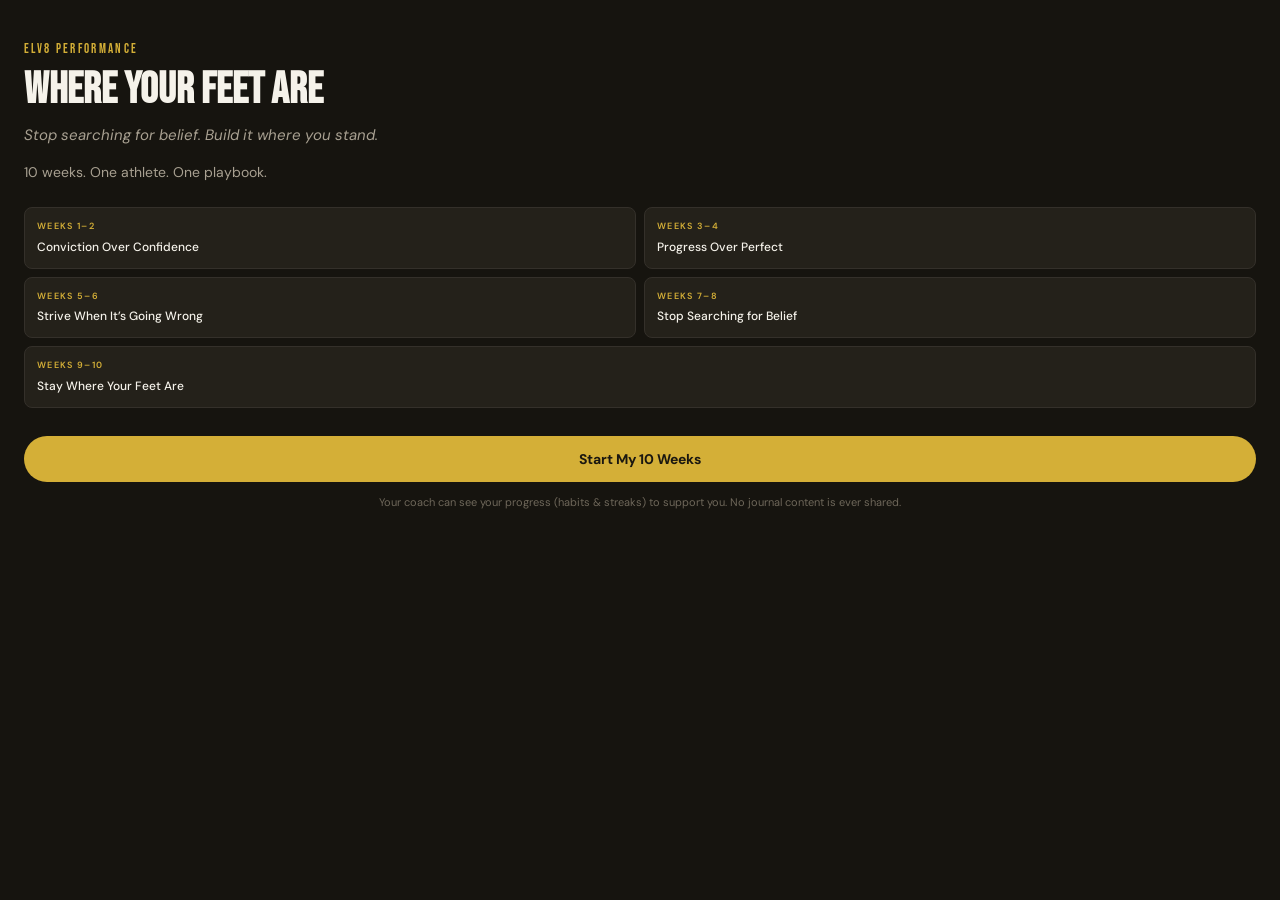
<file: index.html>
<!DOCTYPE html>
<html lang="en">
<head>
  <meta charset="UTF-8">
  <meta name="viewport" content="width=device-width, initial-scale=1.0, viewport-fit=cover, user-scalable=no">
  <meta name="apple-mobile-web-app-capable" content="yes">
  <meta name="apple-mobile-web-app-status-bar-style" content="black-translucent">
  <meta name="theme-color" content="#16140F">
  <title>Where Your Feet Are</title>
  <link rel="manifest" href="manifest.json">
  <link rel="apple-touch-icon" href="assets/icons/icon-192.png">
  <link rel="preconnect" href="https://fonts.googleapis.com">
  <link rel="preconnect" href="https://fonts.gstatic.com" crossorigin>
  <link href="https://fonts.googleapis.com/css2?family=Bebas+Neue&family=DM+Sans:ital,opsz,wght@0,9..40,300;0,9..40,400;0,9..40,500;0,9..40,600;0,9..40,700;1,9..40,400&display=swap" rel="stylesheet">
  <link rel="stylesheet" href="css/app.css">
</head>
<body>

  <!-- Onboarding Overlay -->
  <div id="onboarding" class="onboarding hidden"></div>

  <!-- Toast -->
  <div id="toast" class="toast hidden"></div>

  <!-- Modal Overlay -->
  <div id="modal-overlay" class="modal-overlay hidden">
    <div id="modal-sheet" class="modal-sheet">
      <div class="modal-handle"></div>
      <div id="modal-content"></div>
    </div>
  </div>

  <!-- Celebration Overlay -->
  <div id="celebration" class="celebration hidden"></div>

  <!-- App Shell -->
  <div id="app" class="app hidden">
    <!-- Header -->
    <header class="header">
      <div class="header-left">WHERE YOUR <span class="red">FEET</span> ARE</div>
      <div id="streak-pill" class="streak-pill">&#x1F525; <span id="streak-num">0</span></div>
    </header>

    <!-- Tab Panes -->
    <main class="main">
      <div id="tab-today" class="tab-pane active"></div>
      <div id="tab-week" class="tab-pane"></div>
      <div id="tab-journal" class="tab-pane"></div>
      <div id="tab-tools" class="tab-pane"></div>
    </main>

    <!-- Bottom Navigation -->
    <nav class="nav">
      <button class="nav-btn active" data-tab="today">
        <svg width="20" height="20" viewBox="0 0 24 24" fill="none" stroke="currentColor" stroke-width="2"><path d="M3 9l9-7 9 7v11a2 2 0 01-2 2H5a2 2 0 01-2-2z"/></svg>
        <span>Today</span>
      </button>
      <button class="nav-btn" data-tab="week">
        <svg width="20" height="20" viewBox="0 0 24 24" fill="none" stroke="currentColor" stroke-width="2"><rect x="3" y="4" width="18" height="18" rx="2"/><line x1="16" y1="2" x2="16" y2="6"/><line x1="8" y1="2" x2="8" y2="6"/><line x1="3" y1="10" x2="21" y2="10"/></svg>
        <span>Week</span>
      </button>
      <button class="nav-btn" data-tab="journal">
        <svg width="20" height="20" viewBox="0 0 24 24" fill="none" stroke="currentColor" stroke-width="2"><path d="M12 20h9"/><path d="M16.5 3.5a2.121 2.121 0 013 3L7 19l-4 1 1-4L16.5 3.5z"/></svg>
        <span>Journal</span>
      </button>
      <button class="nav-btn" data-tab="tools">
        <svg width="20" height="20" viewBox="0 0 24 24" fill="none" stroke="currentColor" stroke-width="2"><polygon points="12 2 15.09 8.26 22 9.27 17 14.14 18.18 21.02 12 17.77 5.82 21.02 7 14.14 2 9.27 8.91 8.26 12 2"/></svg>
        <span>Tools</span>
      </button>
    </nav>
  </div>

  <script src="js/content.js"></script>
  <script src="js/app.js"></script>
  <script src="js/render.js"></script>
  <script src="js/modals.js"></script>
</body>
</html>
</file>
<file: css/app.css>
/* ── WYFA Design System ── */

:root {
  /* ── ELV8 brand theming ── warm dark base + gold accent (matches brand.ts: bg #222222, gold #D4AF37) */
  --bg: #16140F;          /* warm near-black (deck #15140F) */
  --surface: #1D1B15;
  --card: #24211A;        /* warm dark, ELV8 #222 family */
  --border: #34302A;
  --border-sub: #211E18;
  --gold: #D4AF37;        /* ELV8 accent — key words, dividers, glows */
  --gold-soft: #E2C45A;   /* lighter gold for hover/active */
  --red: var(--gold);     /* legacy alias → gold (class/var names kept) */
  --red-dim: rgba(212, 175, 55, 0.12);
  --red-glow: rgba(212, 175, 55, 0.06);
  --on-gold: #1A1710;     /* dark text on gold fills, for contrast */
  --text: #F5F2EA;        /* warm white (deck cream #F7F5EF) */
  --text-2: #A8A091;      /* warm grey */
  --text-3: #6E675A;
  --text-4: #423D34;
  --green: #22C55E;
  --green-dim: rgba(34, 197, 94, 0.12);
  --wa-green: #25D366;
  --safe-t: env(safe-area-inset-top, 0px);
  --safe-b: env(safe-area-inset-bottom, 0px);
  --nav-h: 70px;
  --r: 14px;
  --r-sm: 8px;
}

*, *::before, *::after { box-sizing: border-box; margin: 0; padding: 0; }

html {
  -webkit-text-size-adjust: 100%;
  -webkit-tap-highlight-color: transparent;
}

body {
  font-family: 'DM Sans', sans-serif;
  font-size: 14px;
  line-height: 1.5;
  color: var(--text);
  background: var(--bg);
  overflow-x: hidden;
  -webkit-font-smoothing: antialiased;
}

input, textarea, button, select {
  font-family: inherit;
  font-size: inherit;
  color: inherit;
  touch-action: manipulation;
}

button { touch-action: manipulation; cursor: pointer; }

.hidden { display: none !important; }
.red { color: var(--red); }

/* ── Typography ── */
.display { font-family: 'Bebas Neue', sans-serif; }
.label-sm {
  font-size: 9px;
  text-transform: uppercase;
  letter-spacing: 0.15em;
  color: var(--text-2);
}
.label-red {
  font-size: 10px;
  text-transform: uppercase;
  letter-spacing: 0.15em;
  color: var(--red);
  font-weight: 600;
}

/* ── Header ── */
.header {
  position: fixed;
  top: 0;
  left: 0;
  right: 0;
  z-index: 100;
  display: flex;
  align-items: center;
  justify-content: space-between;
  padding: 0 16px;
  padding-top: var(--safe-t);
  height: calc(52px + var(--safe-t));
  background: var(--bg);
  border-bottom: 1px solid var(--border-sub);
}

.header-left {
  font-family: 'Bebas Neue', sans-serif;
  font-size: 17px;
  letter-spacing: 0.06em;
}

.streak-pill {
  display: flex;
  align-items: center;
  gap: 4px;
  padding: 4px 10px;
  background: var(--card);
  border-radius: 20px;
  font-size: 13px;
  font-weight: 600;
  border: 1px solid var(--border);
}

.streak-pill.milestone {
  border-color: var(--red);
}

/* ── Navigation ── */
.nav {
  position: fixed;
  bottom: 0;
  left: 0;
  right: 0;
  z-index: 100;
  display: flex;
  align-items: center;
  justify-content: space-around;
  height: calc(var(--nav-h) + var(--safe-b));
  padding-bottom: var(--safe-b);
  background: var(--surface);
  border-top: 1px solid var(--border-sub);
}

.nav-btn {
  display: flex;
  flex-direction: column;
  align-items: center;
  gap: 3px;
  background: none;
  border: none;
  color: var(--text-3);
  padding: 8px 12px;
  min-width: 60px;
  min-height: 44px;
}

.nav-btn span {
  font-size: 9px;
  text-transform: uppercase;
  letter-spacing: 0.1em;
}

.nav-btn.active { color: var(--red); }

/* ── Main Content Area ── */
.main {
  padding-top: calc(52px + var(--safe-t));
  padding-bottom: calc(var(--nav-h) + var(--safe-b));
  min-height: 100vh;
}

.tab-pane {
  display: none;
  padding: 16px;
}

.tab-pane.active { display: block; }

/* ── Cards ── */
.card {
  background: var(--card);
  border: 1px solid var(--border);
  border-radius: var(--r);
  padding: 16px;
  margin-bottom: 12px;
}

.card-label {
  font-size: 10px;
  text-transform: uppercase;
  letter-spacing: 0.15em;
  color: var(--text-2);
  margin-bottom: 8px;
  font-weight: 600;
}

.card-accent {
  border-left: 3px solid var(--red);
}

/* ── Week Badge Pill ── */
.week-badge {
  display: inline-block;
  padding: 4px 12px;
  background: var(--red-dim);
  border: 1px solid var(--red);
  border-radius: 20px;
  font-size: 10px;
  text-transform: uppercase;
  letter-spacing: 0.15em;
  color: var(--red);
  font-weight: 600;
  margin-bottom: 12px;
}

/* ── Buttons ── */
.btn-red {
  display: block;
  width: 100%;
  padding: 14px 24px;
  background: var(--red);
  color: var(--on-gold);
  border: none;
  border-radius: 30px;
  font-size: 14px;
  font-weight: 700;
  text-align: center;
  min-height: 44px;
  touch-action: manipulation;
}

.btn-red:active { opacity: 0.85; }

.btn-outline {
  display: block;
  width: 100%;
  padding: 12px 24px;
  background: transparent;
  color: var(--text);
  border: 1px solid var(--border);
  border-radius: 30px;
  font-size: 13px;
  font-weight: 500;
  text-align: center;
  min-height: 44px;
  touch-action: manipulation;
}

.btn-outline:active { background: var(--card); }

.btn-quit {
  display: block;
  width: 100%;
  padding: 14px 24px;
  background: transparent;
  color: var(--red);
  border: 2px solid var(--red);
  border-radius: 30px;
  font-size: 14px;
  font-weight: 700;
  text-align: center;
  min-height: 44px;
  touch-action: manipulation;
  letter-spacing: 0.05em;
}

.btn-quit:active { background: var(--red-dim); }

.btn-ghost {
  background: none;
  border: none;
  color: var(--red);
  font-size: 13px;
  font-weight: 500;
  padding: 8px 0;
  min-height: 44px;
  touch-action: manipulation;
}

.btn-green {
  display: block;
  width: 100%;
  padding: 12px 24px;
  background: transparent;
  color: var(--wa-green);
  border: 1px solid var(--wa-green);
  border-radius: 30px;
  font-size: 13px;
  font-weight: 600;
  text-align: center;
  min-height: 44px;
  touch-action: manipulation;
}

.btn-sm {
  padding: 6px 14px;
  font-size: 11px;
  border-radius: 20px;
  min-height: 32px;
  background: var(--card);
  border: 1px solid var(--border);
  color: var(--text-2);
}

/* ── Habit Check-in ── */
.habit-row {
  display: flex;
  align-items: center;
  gap: 12px;
  padding: 10px 0;
  min-height: 44px;
  touch-action: manipulation;
  cursor: pointer;
}

.habit-row + .habit-row {
  border-top: 1px solid var(--border-sub);
}

.habit-check {
  width: 28px;
  height: 28px;
  border-radius: 50%;
  border: 2px solid var(--border);
  display: flex;
  align-items: center;
  justify-content: center;
  flex-shrink: 0;
  transition: all 0.2s;
}

.habit-check.done {
  border-color: var(--green);
  background: var(--green-dim);
  color: var(--green);
  animation: habitBounce 0.3s ease;
}

.habit-check.done svg { stroke: var(--green); }

.habit-label { font-size: 14px; }
.habit-label.done {
  text-decoration: line-through;
  color: var(--text-3);
}

@keyframes habitBounce {
  0% { transform: scale(1); }
  50% { transform: scale(1.2); }
  100% { transform: scale(1); }
}

/* ── Progress Bar ── */
.progress-wrap {
  margin: 12px 0;
}

.progress-bar {
  width: 100%;
  height: 3px;
  background: var(--border);
  border-radius: 2px;
  overflow: hidden;
}

.progress-fill {
  height: 100%;
  background: var(--red);
  border-radius: 2px;
  transition: width 1s ease;
}

.progress-text {
  font-size: 11px;
  color: var(--text-3);
  margin-top: 6px;
}

/* ── Milestone Banner ── */
.milestone-banner {
  background: var(--red-dim);
  border: 1px solid var(--red);
  border-radius: var(--r);
  padding: 14px 16px;
  margin-bottom: 12px;
  font-size: 14px;
  font-weight: 500;
  cursor: pointer;
  animation: slideIn 0.4s ease;
  touch-action: manipulation;
}

@keyframes slideIn {
  from { transform: translateY(-20px); opacity: 0; }
  to { transform: translateY(0); opacity: 1; }
}

/* ── Week Timeline ── */
.timeline {
  display: flex;
  gap: 6px;
  overflow-x: auto;
  padding: 8px 0 16px;
  -webkit-overflow-scrolling: touch;
}

.timeline::-webkit-scrollbar { display: none; }

.timeline-dot {
  width: 34px;
  height: 34px;
  border-radius: 50%;
  display: flex;
  align-items: center;
  justify-content: center;
  font-size: 12px;
  font-weight: 600;
  flex-shrink: 0;
  border: 2px solid transparent;
}

.timeline-dot.past {
  background: var(--red-dim);
  border-color: var(--red);
  color: var(--red);
}

.timeline-dot.current {
  background: var(--red);
  color: var(--on-gold);
}

.timeline-dot.future {
  background: var(--border-sub);
  color: var(--text-4);
  opacity: 0.25;
}

/* ── Journal Entries ── */
.journal-entry {
  padding: 12px 0;
  border-bottom: 1px solid var(--border-sub);
  cursor: pointer;
}

.journal-meta {
  font-size: 10px;
  color: var(--text-3);
  margin-bottom: 4px;
}

.journal-prompt {
  font-size: 11px;
  color: var(--red);
  font-style: italic;
  margin-bottom: 4px;
}

.journal-text {
  font-size: 13px;
  color: var(--text-2);
  display: -webkit-box;
  -webkit-line-clamp: 3;
  -webkit-box-orient: vertical;
  overflow: hidden;
}

.journal-text.expanded {
  -webkit-line-clamp: unset;
  overflow: visible;
}

/* ── Evidence Dot Grid ── */
.dot-grid {
  display: grid;
  grid-template-columns: repeat(7, 1fr);
  gap: 4px;
  max-width: 280px;
  margin: 12px 0;
}

.dot-grid-dot {
  width: 8px;
  height: 8px;
  border-radius: 50%;
  background: var(--text-4);
  justify-self: center;
}

.dot-grid-dot.past-empty { background: var(--border); }
.dot-grid-dot.has-evidence { background: var(--red); }
.dot-grid-dot.is-today {
  border: 2px solid var(--red);
  background: transparent;
  width: 10px;
  height: 10px;
  margin: -1px;
}

/* ── Storm Playbook ── */
.storm-step {
  display: flex;
  gap: 12px;
  align-items: flex-start;
  margin-bottom: 14px;
}

.storm-num {
  width: 24px;
  height: 24px;
  border-radius: 50%;
  background: var(--red);
  color: #fff;
  display: flex;
  align-items: center;
  justify-content: center;
  font-size: 11px;
  font-weight: 700;
  flex-shrink: 0;
}

.storm-label {
  font-size: 9px;
  text-transform: uppercase;
  letter-spacing: 0.15em;
  color: var(--text-3);
  margin-bottom: 2px;
}

.storm-text {
  font-size: 13px;
  color: var(--text-2);
}

/* ── Textarea & Inputs ── */
textarea, input[type="text"], input[type="date"] {
  width: 100%;
  background: var(--surface);
  border: 1px solid var(--border);
  border-radius: var(--r-sm);
  padding: 12px;
  color: var(--text);
  resize: vertical;
  touch-action: manipulation;
}

textarea:focus, input:focus {
  outline: none;
  border-color: var(--red);
}

textarea { min-height: 130px; }

input[type="date"] {
  -webkit-appearance: none;
  appearance: none;
}

/* ── Sliders ── */
.slider-wrap {
  margin-bottom: 18px;
}

.slider-header {
  display: flex;
  justify-content: space-between;
  align-items: center;
  margin-bottom: 6px;
}

.slider-label {
  font-size: 13px;
  color: var(--text-2);
}

.slider-value {
  font-size: 13px;
  font-weight: 600;
  color: var(--red);
}

input[type="range"] {
  -webkit-appearance: none;
  appearance: none;
  width: 100%;
  height: 4px;
  background: var(--border);
  border-radius: 2px;
  outline: none;
  touch-action: manipulation;
}

input[type="range"]::-webkit-slider-thumb {
  -webkit-appearance: none;
  appearance: none;
  width: 22px;
  height: 22px;
  border-radius: 50%;
  background: var(--red);
  cursor: pointer;
}

/* ── Modal ── */
.modal-overlay {
  position: fixed;
  inset: 0;
  z-index: 200;
  background: rgba(0, 0, 0, 0.7);
  display: flex;
  align-items: flex-end;
  justify-content: center;
}

.modal-sheet {
  width: 100%;
  max-width: 500px;
  max-height: 92vh;
  background: var(--surface);
  border-radius: 22px 22px 0 0;
  padding: 12px 20px 24px;
  padding-bottom: calc(24px + var(--safe-b));
  overflow-y: auto;
  animation: sheetUp 0.3s ease;
}

@keyframes sheetUp {
  from { transform: translateY(100%); }
  to { transform: translateY(0); }
}

.modal-handle {
  width: 36px;
  height: 4px;
  background: var(--text-4);
  border-radius: 2px;
  margin: 0 auto 16px;
}

.modal-title {
  font-family: 'Bebas Neue', sans-serif;
  font-size: 28px;
  margin-bottom: 4px;
}

.modal-subtitle {
  font-size: 13px;
  color: var(--text-2);
  margin-bottom: 20px;
  line-height: 1.6;
}

.modal-section {
  margin-bottom: 20px;
}

.modal-section-label {
  font-size: 10px;
  text-transform: uppercase;
  letter-spacing: 0.15em;
  color: var(--red);
  font-weight: 700;
  margin-bottom: 8px;
}

/* ── Conviction Box (in modals) ── */
.conviction-box {
  background: var(--red-dim);
  border: 1px solid var(--red);
  border-radius: var(--r);
  padding: 16px;
  font-family: 'Bebas Neue', sans-serif;
  font-size: 20px;
  line-height: 1.3;
  text-align: center;
}

.conviction-box-caption {
  font-family: 'DM Sans', sans-serif;
  font-size: 11px;
  color: var(--text-3);
  font-style: italic;
  margin-top: 8px;
  text-align: center;
}

/* ── Toast ── */
.toast {
  position: fixed;
  bottom: calc(var(--nav-h) + var(--safe-b) + 16px);
  left: 50%;
  transform: translateX(-50%);
  padding: 10px 20px;
  background: var(--card);
  border: 1px solid var(--border);
  border-radius: 30px;
  font-size: 13px;
  font-weight: 500;
  z-index: 300;
  animation: toastIn 0.3s ease;
  white-space: nowrap;
}

@keyframes toastIn {
  from { opacity: 0; transform: translateX(-50%) translateY(10px); }
  to { opacity: 1; transform: translateX(-50%) translateY(0); }
}

/* ── Celebration Overlay ── */
.celebration {
  position: fixed;
  inset: 0;
  z-index: 250;
  background: var(--bg);
  display: flex;
  flex-direction: column;
  align-items: center;
  justify-content: center;
  text-align: center;
  padding: 32px;
  animation: pulseRed 1.5s ease;
}

@keyframes pulseRed {
  0% { background: var(--red-dim); }
  50% { background: var(--bg); }
  100% { background: var(--bg); }
}

.celebration h1 {
  font-family: 'Bebas Neue', sans-serif;
  font-size: 36px;
  margin-bottom: 8px;
}

.celebration p {
  font-size: 15px;
  color: var(--text-2);
  margin-bottom: 24px;
}

/* ── Onboarding ── */
.onboarding {
  position: fixed;
  inset: 0;
  z-index: 300;
  background: var(--bg);
  overflow-y: auto;
  padding: 40px 24px;
  padding-top: calc(40px + var(--safe-t));
  padding-bottom: calc(40px + var(--safe-b));
}

.onboarding .elv8-tag {
  font-family: 'Bebas Neue', sans-serif;
  font-size: 13px;
  color: var(--red);
  letter-spacing: 0.18em;
  text-transform: uppercase;
  margin-bottom: 8px;
}

.onboarding h1 {
  font-family: 'Bebas Neue', sans-serif;
  font-size: 44px;
  line-height: 1;
  margin-bottom: 12px;
}

.onboarding .subline {
  font-style: italic;
  color: var(--text-2);
  font-size: 15px;
  margin-bottom: 16px;
}

.onboarding .body {
  font-size: 14px;
  color: var(--text-2);
  margin-bottom: 24px;
}

.phase-grid {
  display: grid;
  grid-template-columns: 1fr 1fr;
  gap: 8px;
  margin-bottom: 28px;
}

.phase-card {
  background: var(--card);
  border: 1px solid var(--border);
  border-radius: var(--r-sm);
  padding: 12px;
}

.phase-card:last-child {
  grid-column: 1 / -1;
}

.phase-card .phase-weeks {
  font-size: 9px;
  text-transform: uppercase;
  letter-spacing: 0.15em;
  color: var(--red);
  margin-bottom: 4px;
  font-weight: 600;
}

.phase-card .phase-name {
  font-size: 12px;
  font-weight: 500;
}

.privacy-note {
  font-size: 11px;
  color: var(--text-3);
  text-align: center;
  margin-top: 12px;
  line-height: 1.6;
}

.onboarding input[type="text"] {
  font-size: 22px;
  padding: 16px;
  text-align: center;
  font-weight: 500;
  margin-bottom: 20px;
}

.onboarding input[type="date"] {
  font-size: 18px;
  padding: 14px;
  text-align: center;
  margin-bottom: 20px;
}

/* ── Bar Chart (Progress Comparison) ── */
.bar-chart {
  margin: 16px 0;
}

.bar-row {
  margin-bottom: 12px;
}

.bar-label {
  font-size: 11px;
  color: var(--text-2);
  margin-bottom: 4px;
}

.bar-pair {
  display: flex;
  gap: 4px;
}

.bar {
  height: 20px;
  border-radius: 3px;
  display: flex;
  align-items: center;
  padding-left: 6px;
  font-size: 10px;
  font-weight: 600;
  min-width: 24px;
  transition: width 0.8s ease;
}

.bar.week0 { background: var(--text-4); color: var(--text-2); }
.bar.week10 { background: var(--red); color: var(--on-gold); }

/* ── Breathing Animation ── */
.breath-circle {
  width: 120px;
  height: 120px;
  border-radius: 50%;
  border: 2px solid var(--red);
  display: flex;
  align-items: center;
  justify-content: center;
  margin: 24px auto;
  font-size: 16px;
  font-weight: 600;
  color: var(--red);
}

.breath-circle.inhale {
  animation: breathIn 4s ease forwards;
}

.breath-circle.hold {
  transform: scale(1.4);
}

.breath-circle.exhale {
  animation: breathOut 4s ease forwards;
}

@keyframes breathIn {
  from { transform: scale(1); }
  to { transform: scale(1.4); }
}

@keyframes breathOut {
  from { transform: scale(1.4); }
  to { transform: scale(1); }
}

/* ── Locked Card ── */
.card.locked {
  opacity: 0.5;
}

.card.locked .lock-msg {
  font-size: 12px;
  color: var(--text-3);
  font-style: italic;
}

/* ── Utilities ── */
.mt-8 { margin-top: 8px; }
.mt-12 { margin-top: 12px; }
.mt-16 { margin-top: 16px; }
.mt-20 { margin-top: 20px; }
.mt-24 { margin-top: 24px; }
.mb-8 { margin-bottom: 8px; }
.mb-12 { margin-bottom: 12px; }
.mb-16 { margin-bottom: 16px; }
.mb-24 { margin-bottom: 24px; }
.text-muted { color: var(--text-2); }
.text-3 { color: var(--text-3); }
.text-red { color: var(--red); }
.text-center { text-align: center; }
.text-sm { font-size: 12px; }
.text-xs { font-size: 11px; }
.italic { font-style: italic; }
.fw-500 { font-weight: 500; }
.fw-600 { font-weight: 600; }
.flex-between {
  display: flex;
  justify-content: space-between;
  align-items: center;
}

/* ── Settings ── */
.settings-link {
  display: block;
  text-align: center;
  font-size: 11px;
  color: var(--text-3);
  padding: 20px 0;
  touch-action: manipulation;
  cursor: pointer;
}

/* ── Print ── */
@media print {
  .header, .nav, .modal-overlay, .toast { display: none !important; }
  .main { padding: 0; }
  body { background: #fff; color: #000; }
  .card { border: 1px solid #ccc; break-inside: avoid; }
  .bar.week0 { background: #999; }
  .bar.week10 { background: #D4AF37; }
}

/* ── Unlock Pulse ── */
@keyframes unlockPulse {
  0% { box-shadow: 0 0 0 0 var(--red-dim); }
  70% { box-shadow: 0 0 0 12px transparent; }
  100% { box-shadow: 0 0 0 0 transparent; }
}

.card.just-unlocked {
  animation: unlockPulse 1s ease;
}
</file>
